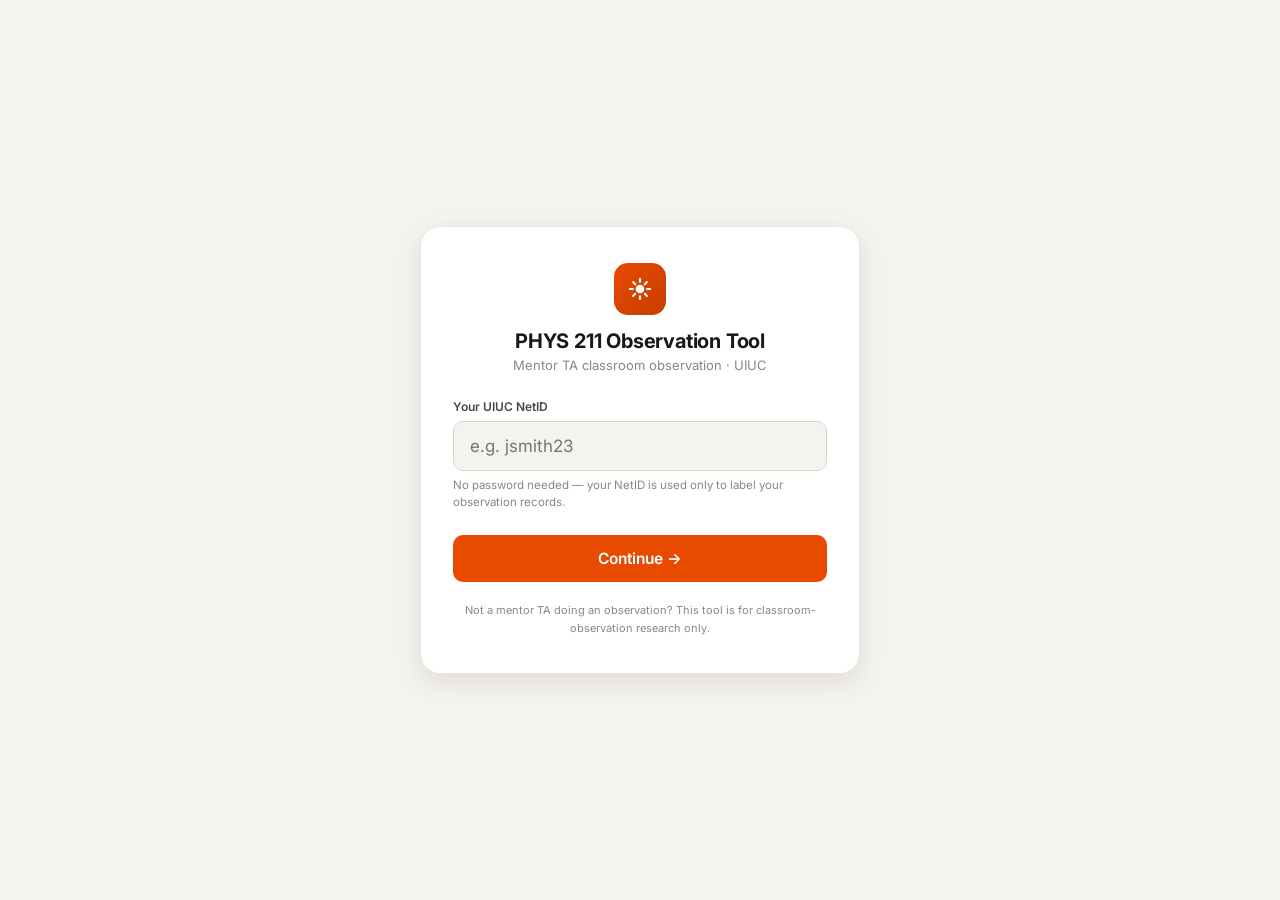
<file: index.html>
<!DOCTYPE html>
<html lang="en">
<head>
<meta charset="UTF-8">
<meta name="viewport" content="width=device-width, initial-scale=1.0, maximum-scale=1.0, user-scalable=no">
<title>PHYS 211 Observation Tool — UIUC</title>
<link rel="preconnect" href="https://fonts.googleapis.com">
<link href="https://fonts.googleapis.com/css2?family=Inter:wght@400;500;600;700&family=DM+Mono:wght@400;500&display=swap" rel="stylesheet">
<link rel="icon" href="data:image/svg+xml,%3Csvg xmlns='http://www.w3.org/2000/svg' viewBox='0 0 32 32'%3E%3Crect width='32' height='32' rx='8' fill='%23E84A00'/%3E%3Ccircle cx='16' cy='16' r='5' fill='white'/%3E%3C/svg%3E">
<link rel="stylesheet" href="css/styles.css">
</head>
<body>

<!-- ══════════════════════════════════════════════════════════════════════
     SCREEN 1 — NetID entry
     ══════════════════════════════════════════════════════════════════════ -->
<div class="screen" id="screen-netid">
  <div class="auth-card">
    <div class="auth-logo">
      <div class="logo-mark">
        <svg viewBox="0 0 18 18" fill="none" xmlns="http://www.w3.org/2000/svg">
          <circle cx="9" cy="9" r="3" fill="white"/>
          <path d="M9 2v2M9 14v2M2 9h2M14 9h2M4.22 4.22l1.42 1.42M12.36 12.36l1.42 1.42M4.22 13.78l1.42-1.42M12.36 5.64l1.42-1.42" stroke="white" stroke-width="1.5" stroke-linecap="round"/>
        </svg>
      </div>
      <div class="auth-title">PHYS 211 Observation Tool</div>
      <div class="auth-sub">Mentor TA classroom observation · UIUC</div>
    </div>

    <label class="form-label" for="netid-input">Your UIUC NetID</label>
    <input type="text" id="netid-input" class="form-input big" placeholder="e.g. jsmith23" autocomplete="off" autocapitalize="none" spellcheck="false">
    <div class="auth-hint">No password needed — your NetID is used only to label your observation records.</div>
    <div class="auth-error hidden" id="netid-error">Please enter your NetID to continue.</div>
    <button class="btn-primary big" onclick="submitNetID()">Continue →</button>

    <div class="auth-footer">
      Not a mentor TA doing an observation? This tool is for classroom-observation research only.
    </div>
  </div>
</div>

<!-- ══════════════════════════════════════════════════════════════════════
     SCREEN 2 — Session setup
     ══════════════════════════════════════════════════════════════════════ -->
<div class="screen hidden" id="screen-setup">
  <div class="setup-card">
    <div class="setup-header">
      <div>
        <div class="setup-eyebrow" id="setup-observer-label">Observer: —</div>
        <h1>New observation</h1>
        <p>Set up the session before you start watching the discussion.</p>
      </div>
      <button class="link-btn" onclick="switchUser()">Not you? Switch NetID</button>
    </div>

    <div class="form-grid">
      <div class="form-row">
        <label class="form-label">Discussion section</label>
        <select id="setup-section" class="form-input" onchange="onSectionChange()">
          <option value="">Select a section…</option>
        </select>
      </div>

      <div class="form-row">
        <label class="form-label">TA being observed</label>
        <input type="text" id="setup-ta-name" class="form-input" placeholder="Auto-fills from section" readonly>
      </div>

      <div class="form-row">
        <label class="form-label">Observation date</label>
        <input type="date" id="setup-date" class="form-input">
      </div>

      <div class="form-row">
        <label class="form-label">Number of tables in room</label>
        <div class="stepper">
          <button type="button" class="stepper-btn" onclick="stepTables(-1)">−</button>
          <input type="number" id="setup-table-count" class="stepper-input" value="6" min="2" max="16" readonly>
          <button type="button" class="stepper-btn" onclick="stepTables(1)">+</button>
        </div>
        <div class="field-hint">Typical PHYS 211 rooms have 6–8 tables. Adjust up or down to match this room.</div>
      </div>
    </div>

    <div class="setup-notice" id="setup-warning" style="display:none;"></div>

    <button class="btn-primary big" onclick="startObservation()">Start observation →</button>
  </div>
</div>

<!-- ══════════════════════════════════════════════════════════════════════
     SCREEN 3 — Observation workspace
     ══════════════════════════════════════════════════════════════════════ -->
<div class="screen hidden" id="screen-observe">

  <!-- Sticky top bar: session info, page switch, timer -->
  <div class="obs-topbar">
    <div class="obs-topbar-info">
      <div class="obs-topbar-title" id="obs-title">D2A · Grant Gallier</div>
      <div class="obs-topbar-sub" id="obs-sub">Observer jsmith23 · Sep 17, 2026</div>
    </div>
    <div class="obs-tabs">
      <button class="obs-tab active" data-page="observe" onclick="showObsPage('observe')">Observe</button>
      <button class="obs-tab" data-page="comments" onclick="showObsPage('comments')">Comments</button>
    </div>
    <div class="obs-timer-wrap">
      <div class="obs-timer" id="obs-timer">00:00</div>
    </div>
    <button class="btn-end" onclick="endObservation()">End &amp; Export</button>
  </div>

  <!-- PAGE 1: map + position log (left), checklist (right) -->
  <div class="obs-page" id="obs-page-observe">

    <div class="obs-left">
      <div class="panel-header">
        <div>
          <h2>Where is the TA right now?</h2>
          <p>Tap a table (or anywhere in its area), the podium, or the front of the room each time the TA moves. Drag the podium to match the room.</p>
        </div>
        <div class="table-controls">
          <button type="button" class="tbl-btn" onclick="stepTablesLive(-1)" aria-label="Remove a table">−</button>
          <span class="tbl-count"><input type="number" id="map-table-count" value="6" min="2" max="16" readonly> tables</span>
          <button type="button" class="tbl-btn add" onclick="stepTablesLive(1)">+ Add table</button>
        </div>
      </div>

      <div class="map-canvas-wrap">
        <div class="map-canvas" id="obs-canvas" onclick="logObsPosition(event)">
          <div class="map-front-label">FRONT OF ROOM / BOARD</div>
        </div>
      </div>

      <div class="map-log-wrap">
        <div class="map-log-header">
          <span id="obs-pos-count">0 positions logged</span>
          <button class="mini-btn" onclick="undoLastPosition()">Undo last</button>
        </div>
        <div class="map-log" id="obs-pos-log"></div>
      </div>
    </div>

    <div class="obs-right">
      <div class="panel-header">
        <div>
          <h2>Observation checklist</h2>
          <p>Check what the TA does well. Tap Note to add a comment. Unchecked = not observed.</p>
        </div>
        <div class="checklist-progress" id="checklist-progress">0 / 0 checked</div>
      </div>
      <div id="checklist-container"></div>
      <button class="btn-primary big next-btn" onclick="showObsPage('comments')">Next: Comments →</button>
    </div>

  </div>

  <!-- PAGE 2: qualitative comments -->
  <div class="comments-page hidden" id="obs-page-comments">
    <div class="comments-card">
      <div class="panel-header">
        <div>
          <h2>Qualitative comments</h2>
          <p>Reflect on the session you just observed. These are included in the exported CSV.</p>
        </div>
      </div>

      <div class="comment-block best">
        <label class="comment-label" for="obs-comment-best">What went best<span>Strengths, effective moments, things the TA should keep doing.</span></label>
        <textarea id="obs-comment-best" class="notes-textarea" placeholder="e.g. Great questioning at table 3, gave students time to think…"></textarea>
      </div>

      <div class="comment-block improve">
        <label class="comment-label" for="obs-comment-improve">What needs improvement<span>Specific things to work on, with examples if you can.</span></label>
        <textarea id="obs-comment-improve" class="notes-textarea" placeholder="e.g. Spent most of the time on the left side of the room…"></textarea>
      </div>

      <div class="comment-block">
        <label class="comment-label" for="obs-overall-comments">Additional comments <span>Optional — anything else about the session.</span></label>
        <textarea id="obs-overall-comments" class="notes-textarea" placeholder="Anything the checklist and prompts above didn't capture…"></textarea>
      </div>

      <div class="page-nav">
        <button class="btn-secondary big" onclick="showObsPage('observe')">← Back to observation</button>
        <button class="btn-primary big" onclick="endObservation()">End &amp; Export</button>
      </div>
    </div>
  </div>

</div>

<!-- Reminder shown by End & Export when the comments are still empty -->
<div class="modal-overlay hidden" id="comments-modal">
  <div class="modal-card" role="dialog" aria-modal="true" aria-labelledby="comments-modal-title">
    <h3 id="comments-modal-title">Add your comments before exporting?</h3>
    <p>The <strong>Comments</strong> page (what went best, what needs improvement) is easy to forget, and it's the most useful part of the observation for the TA.</p>
    <p class="modal-missing" id="comments-modal-missing"></p>
    <div class="modal-note">Short on time? You can export now and add comments later — open the CSV and fill in the <strong>QUALITATIVE COMMENTS</strong> section at the bottom.</div>
    <div class="modal-actions">
      <button class="btn-secondary big" onclick="exportWithoutComments()">Export without comments</button>
      <button class="btn-primary big" onclick="goToComments()">Go to Comments</button>
    </div>
  </div>
</div>

<!-- ══════════════════════════════════════════════════════════════════════
     SCREEN 4 — Done / export
     ══════════════════════════════════════════════════════════════════════ -->
<div class="screen hidden" id="screen-done">
  <div class="auth-card">
    <div class="done-check">
      <svg width="28" height="28" viewBox="0 0 16 16" fill="none" stroke="white" stroke-width="2" stroke-linecap="round"><path d="M2 8l4 4 8-8"/></svg>
    </div>
    <div class="auth-title">Observation complete</div>
    <div class="auth-sub" id="done-summary">—</div>

    <button class="btn-primary big" onclick="downloadCSVAgain()">⬇ Download CSV</button>
    <div class="done-ios-note hidden" id="done-ios-note">On iPad, the CSV downloads first — tap the button below to save the position map too.</div>
    <button class="btn-secondary big" id="done-png-btn" onclick="downloadImageAgain()">⬇ Download position map (PNG)</button>
    <button class="btn-secondary big" onclick="newObservation()">Start another observation</button>

    <div class="auth-footer">
      CSV includes checklist responses, qualitative comments, the table-position log, and total observation time. The PNG plots every logged position on the room map — dot size shows how long the TA stood there, dot color shows the order (red → purple). Save them to your Files app or email them to the research coordinator.
    </div>
  </div>
</div>

<script src="js/main.js"></script>
</body>
</html>
</file>
<file: css/styles.css>
/* ── Design tokens ─────────────────────────────────────────────────────── */
:root {
  --orange: #E84A00;
  --orange-lt: #FFF0EA;
  --orange-md: #FFD4C0;
  --blue: #13294B;
  --blue-lt: #E8EEF6;
  --blue-md: #C2D0E4;
  --sand: #F5F3EE;
  --sand-2: #EAE7E0;
  --sand-3: #D8D4CB;
  --white: #FFFFFF;
  --ink: #1A1814;
  --ink-2: #4A4740;
  --ink-3: #8A877E;
  --green: #1A6B3C;
  --green-lt: #E8F5EE;
  --red: #B3261E;
  --red-lt: #FBEAE9;
  --purple: #5B3FA6;
  --purple-lt: #F0ECFC;
  --purple-md: #C9BCF4;
  --sans: 'Inter', sans-serif;
  --mono: 'DM Mono', monospace;
  --radius: 14px;
  --radius-sm: 10px;
  --shadow: 0 1px 3px rgba(26,24,20,0.06), 0 1px 2px rgba(26,24,20,0.04);
  --shadow-md: 0 8px 24px rgba(26,24,20,0.10);
  --tap-min: 44px;
}

* { box-sizing: border-box; }
html, body { margin: 0; padding: 0; }
body {
  font-family: var(--sans);
  background: var(--sand);
  color: var(--ink);
  -webkit-font-smoothing: antialiased;
  -webkit-tap-highlight-color: transparent;
  touch-action: manipulation;
}
h1, h2, h3, p { margin: 0; }

.hidden { display: none !important; }

/* ── Screens ────────────────────────────────────────────────────────────── */
.screen {
  min-height: 100vh;
  min-height: 100dvh;
  width: 100%;
}

#screen-netid, #screen-setup, #screen-done {
  display: flex;
  align-items: center;
  justify-content: center;
  padding: 24px;
}

/* ── Auth / setup cards ────────────────────────────────────────────────── */
.auth-card, .setup-card {
  background: var(--white);
  border: 1px solid var(--sand-2);
  border-radius: 20px;
  box-shadow: var(--shadow-md);
  padding: 36px 32px;
  width: 100%;
  max-width: 440px;
}
.setup-card { max-width: 620px; }

.auth-logo { display: flex; flex-direction: column; align-items: center; text-align: center; margin-bottom: 26px; }
.logo-mark {
  width: 52px; height: 52px; border-radius: 14px;
  background: linear-gradient(135deg, var(--orange), #c73e00);
  display: flex; align-items: center; justify-content: center;
  margin-bottom: 14px;
}
.logo-mark svg { width: 26px; height: 26px; }
.auth-title { font-size: 20px; font-weight: 700; letter-spacing: -0.01em; color: var(--ink); }
.auth-sub { font-size: 13px; color: var(--ink-3); margin-top: 4px; text-align: center; }

.form-label { display: block; font-size: 12px; font-weight: 600; color: var(--ink-2); margin-bottom: 7px; }
.form-input {
  width: 100%;
  border: 1.5px solid var(--sand-3);
  border-radius: var(--radius-sm);
  padding: 12px 14px;
  font-size: 15px;
  font-family: var(--sans);
  color: var(--ink);
  background: var(--sand);
  outline: none;
  min-height: var(--tap-min);
  transition: border-color 0.15s, background 0.15s;
}
.form-input:focus { border-color: var(--orange); background: var(--white); }
.form-input.big { font-size: 17px; padding: 14px 16px; margin-bottom: 6px; }
.form-input[readonly] { background: var(--sand-2); color: var(--ink-2); }

.auth-hint { font-size: 11.5px; color: var(--ink-3); line-height: 1.5; margin-bottom: 18px; }
.auth-error { font-size: 12.5px; color: var(--red); background: var(--red-lt); border-radius: 8px; padding: 8px 12px; margin-bottom: 14px; }
.auth-footer { font-size: 11px; color: var(--ink-3); text-align: center; line-height: 1.6; margin-top: 20px; }

.btn-primary {
  width: 100%;
  background: var(--orange);
  color: #fff;
  border: none;
  border-radius: var(--radius-sm);
  font-family: var(--sans);
  font-weight: 600;
  cursor: pointer;
  min-height: var(--tap-min);
  transition: background 0.15s, transform 0.05s;
}
.btn-primary:active { transform: scale(0.98); }
.btn-primary:hover { background: #c73e00; }
.btn-primary.big { font-size: 15.5px; padding: 14px; margin-top: 6px; }

.btn-secondary {
  width: 100%;
  background: var(--white);
  color: var(--ink-2);
  border: 1.5px solid var(--sand-3);
  border-radius: var(--radius-sm);
  font-family: var(--sans);
  font-weight: 600;
  cursor: pointer;
  min-height: var(--tap-min);
  margin-top: 10px;
}
.btn-secondary.big { font-size: 14.5px; padding: 13px; }

.link-btn {
  background: none; border: none; cursor: pointer;
  font-family: var(--sans); font-size: 12.5px; font-weight: 600;
  color: var(--orange); padding: 8px;
}

.done-check {
  width: 52px; height: 52px; border-radius: 50%;
  background: var(--green);
  display: flex; align-items: center; justify-content: center;
  margin: 0 auto 16px;
}

/* ── Setup screen specifics ────────────────────────────────────────────── */
.setup-header { display: flex; align-items: flex-start; justify-content: space-between; gap: 12px; margin-bottom: 24px; }
.setup-eyebrow { font-size: 11px; font-family: var(--mono); color: var(--orange); font-weight: 600; letter-spacing: 0.03em; margin-bottom: 6px; }
.setup-header h1 { font-size: 22px; font-weight: 700; letter-spacing: -0.01em; }
.setup-header p { font-size: 12.5px; color: var(--ink-3); margin-top: 4px; }

.form-grid { display: grid; grid-template-columns: 1fr 1fr; gap: 18px; margin-bottom: 20px; }
.form-grid .form-row { display: flex; flex-direction: column; }

.field-hint { font-size: 11px; color: var(--ink-3); margin-top: 6px; line-height: 1.4; }

.stepper { display: flex; align-items: center; gap: 0; border: 1.5px solid var(--sand-3); border-radius: var(--radius-sm); overflow: hidden; width: fit-content; background: var(--sand); }
.stepper-btn {
  width: 44px; height: 44px; border: none; background: var(--white);
  font-size: 20px; font-weight: 600; color: var(--orange); cursor: pointer;
  display: flex; align-items: center; justify-content: center;
}
.stepper-btn:active { background: var(--orange-lt); }
.stepper-input {
  width: 52px; height: 44px; border: none; background: transparent; text-align: center;
  font-family: var(--mono); font-size: 16px; font-weight: 700; color: var(--ink);
}
.stepper.small .stepper-btn, .stepper.small .stepper-input { width: 36px; height: 36px; font-size: 15px; }

.setup-notice {
  background: var(--orange-lt); border: 1px solid var(--orange-md); border-radius: 10px;
  padding: 10px 14px; font-size: 12px; color: #8a3200; margin-bottom: 16px;
}

/* ── Observation workspace ─────────────────────────────────────────────── */
#screen-observe { display: flex; flex-direction: column; background: var(--sand); }

.obs-topbar {
  position: sticky; top: 0; z-index: 20;
  background: var(--blue); color: #fff;
  display: flex; align-items: center; gap: 16px;
  padding: 12px 20px;
  box-shadow: 0 2px 10px rgba(0,0,0,0.12);
}
.obs-topbar-info { flex: 1; min-width: 0; }
.obs-topbar-title { font-size: 15px; font-weight: 700; letter-spacing: -0.01em; white-space: nowrap; overflow: hidden; text-overflow: ellipsis; }
.obs-topbar-sub { font-size: 11px; color: rgba(255,255,255,0.65); font-family: var(--mono); margin-top: 2px; white-space: nowrap; overflow: hidden; text-overflow: ellipsis; }

.obs-timer-wrap { display: flex; align-items: center; gap: 10px; }
.obs-timer { font-family: var(--mono); font-size: 20px; font-weight: 700; letter-spacing: 0.02em; min-width: 68px; text-align: right; }

.btn-end {
  background: var(--orange); color: #fff; border: none; border-radius: 9px;
  font-family: var(--sans); font-size: 12.5px; font-weight: 700; padding: 11px 16px; cursor: pointer;
  white-space: nowrap; min-height: var(--tap-min);
}
.btn-end:active { background: #c73e00; }

/* Segmented page switch inside the top bar */
.obs-tabs { display: flex; gap: 2px; background: rgba(255,255,255,0.12); border-radius: 11px; padding: 3px; }
.obs-tab {
  background: none; border: none; cursor: pointer; font-family: var(--sans);
  font-size: 13px; font-weight: 600; color: rgba(255,255,255,0.78);
  padding: 0 16px; min-height: 40px; border-radius: 8px;
}
.obs-tab.active { background: #fff; color: var(--blue); }

/* Page 1: map + log (sticky, left) and compact checklist (right) */
.obs-page {
  flex: 1;
  display: grid; grid-template-columns: minmax(0, 1.25fr) minmax(0, 1fr); gap: 18px;
  padding: 16px 18px; align-items: start;
}
.obs-left {
  position: sticky; top: 80px;
  display: flex; flex-direction: column; gap: 8px;
  max-height: calc(100vh - 96px); max-height: calc(100dvh - 96px); overflow-y: auto;
}
.obs-right { min-width: 0; }
.obs-left .panel-header, .obs-right .panel-header { margin-bottom: 8px; align-items: center; }
.obs-left .panel-header { margin-bottom: 0; }
.obs-left .panel-header h2, .obs-right .panel-header h2 { font-size: 15px; }
.obs-left .panel-header p, .obs-right .panel-header p { font-size: 11.5px; margin-top: 2px; max-width: none; line-height: 1.4; }
.next-btn { margin: 12px 0 8px; }

/* Add / remove tables */
.table-controls { display: flex; align-items: center; gap: 8px; }
.tbl-btn {
  min-height: var(--tap-min); min-width: var(--tap-min); padding: 0 14px;
  background: var(--white); border: 1.5px solid var(--sand-3); border-radius: var(--radius-sm);
  font-family: var(--sans); font-size: 18px; font-weight: 700; color: var(--ink-2); cursor: pointer;
}
.tbl-btn.add { font-size: 13px; color: #fff; background: var(--orange); border-color: var(--orange); }
.tbl-btn:active { transform: scale(0.97); }
.tbl-count { font-size: 12px; color: var(--ink-3); font-weight: 600; white-space: nowrap; }
.tbl-count input { width: 28px; border: none; background: transparent; text-align: right; font-family: var(--mono); font-size: 15px; font-weight: 700; color: var(--ink); padding: 0; }

/* Page 2: qualitative comments */
.comments-page { flex: 1; padding: 20px; }
.comments-card { max-width: 820px; margin: 0 auto; }
.comment-block { margin-bottom: 18px; }
.comment-label { display: block; font-size: 15px; font-weight: 700; color: var(--ink); margin-bottom: 8px; }
.comment-label span { display: block; font-size: 12px; font-weight: 400; color: var(--ink-3); margin-top: 2px; }
.comment-block.best .comment-label { color: var(--green); }
.comment-block.improve .comment-label { color: var(--orange); }
.comment-block .notes-textarea { min-height: 150px; }
.page-nav { display: flex; gap: 12px; margin-top: 8px; }
.page-nav button { flex: 1; margin-top: 0; }

.panel-header { margin-bottom: 0; }
.obs-left .panel-header h2 { font-size: 15px; }
.obs-left .panel-header p { font-size: 11.5px; margin-top: 3px; }
.obs-comments-section { margin-top: 26px; }
.obs-comments-section .notes-textarea { min-height: 160px; }

.panel-header { display: flex; align-items: flex-end; justify-content: space-between; gap: 14px; margin-bottom: 16px; flex-wrap: wrap; }
.panel-header h2 { font-size: 17px; font-weight: 700; letter-spacing: -0.01em; }
.panel-header p { font-size: 12.5px; color: var(--ink-3); margin-top: 4px; max-width: 560px; line-height: 1.5; }
.panel-header-actions { display: flex; align-items: center; gap: 8px; }
.mini-label { font-size: 11px; color: var(--ink-3); font-weight: 600; }

.checklist-progress {
  font-size: 11px; font-family: var(--mono); font-weight: 600; color: var(--green);
  background: var(--green-lt); padding: 6px 12px; border-radius: 20px; white-space: nowrap;
}

/* ── Classroom map ──────────────────────────────────────────────────────── */
.map-canvas-wrap { display: flex; flex-direction: column; gap: 8px; }
.map-canvas {
  position: relative;
  background: var(--white);
  border: 2px dashed var(--sand-3);
  border-radius: var(--radius);
  height: clamp(300px, calc(100vh - 340px), 640px);
  height: clamp(300px, calc(100dvh - 340px), 640px);
  overflow: hidden;
  cursor: crosshair;
  touch-action: manipulation;
}
.map-front-label {
  position: absolute; top: 0; left: 0; right: 0; text-align: center;
  font-family: var(--mono); font-size: 10px; letter-spacing: 0.08em; color: var(--ink-3);
  background: var(--sand); padding: 6px 0; border-bottom: 1px solid var(--sand-2); pointer-events: none;
}

.map-table-node {
  position: absolute;
  background: var(--blue-lt);
  border: 2px solid var(--blue-md);
  border-radius: 10px;
  display: flex; flex-direction: column; align-items: center; justify-content: center;
  cursor: pointer;
  user-select: none;
  z-index: 2;
}
.map-table-node .t-label { font-size: 8px; font-weight: 700; color: var(--blue); font-family: var(--mono); letter-spacing: 0.05em; }
.map-table-node .t-num { font-size: 16px; font-weight: 700; color: var(--blue); font-family: var(--mono); }

/* Each table's area: grid cells whose solid borders divide the room */
.map-zone {
  position: absolute;
  background: #FAF9F6;
  border: 2px solid #8FA3C0;
  margin: -1px 0 0 -1px;                      /* neighbouring borders overlap into one line */
  cursor: pointer;
  z-index: 1;
}
.map-zone:active { background: var(--orange-lt); }

.map-landmark-node {
  position: absolute;
  background: var(--purple-lt);
  border: 2px solid var(--purple-md);
  border-radius: 8px;
  display: flex; align-items: center; justify-content: center;
  cursor: grab;
  user-select: none;
  touch-action: none;
  z-index: 3;
}
.map-landmark-node.podium { width: 92px; height: 46px; }
.map-landmark-node .lm-label {
  font-size: 9px; font-weight: 700; color: var(--purple); font-family: var(--mono);
  letter-spacing: 0.05em; text-align: center; line-height: 1.3; padding: 0 4px;
}

.map-dot {
  position: absolute;
  width: 16px; height: 16px;
  background: var(--orange);
  border-radius: 50%;
  border: 2px solid #fff;
  transform: translate(-50%, -50%);
  box-shadow: 0 1px 4px rgba(0,0,0,0.25);
  z-index: 10;
  pointer-events: none;
}
.map-dot .dot-num {
  position: absolute; top: -17px; left: 50%; transform: translateX(-50%);
  font-size: 9px; font-family: var(--mono); font-weight: 700; color: var(--orange); white-space: nowrap;
}

.map-log-wrap { background: var(--white); border: 1px solid var(--sand-2); border-radius: var(--radius); display: flex; flex-direction: column; overflow: hidden; height: 122px; flex-shrink: 0; }
.map-log-header { display: flex; align-items: center; justify-content: space-between; padding: 6px 12px; border-bottom: 1px solid var(--sand-2); font-size: 11.5px; color: var(--ink-3); font-family: var(--mono); }
.mini-btn { background: var(--sand); border: 1px solid var(--sand-2); border-radius: 7px; font-size: 11px; padding: 10px 12px; min-height: 40px; cursor: pointer; color: var(--ink-2); font-family: var(--sans); font-weight: 600; }
.map-log { flex: 1; overflow-y: auto; }
.map-log-row { padding: 7px 12px; border-bottom: 1px solid var(--sand-2); display: flex; gap: 8px; align-items: center; font-size: 12px; }
.map-log-time { font-family: var(--mono); color: var(--ink-3); font-size: 10px; min-width: 58px; }
.map-log-desc { color: var(--ink-2); flex: 1; }
.map-log-empty { padding: 16px; text-align: center; color: var(--ink-3); font-size: 12.5px; }

/* Done screen: iPad hint that the PNG needs its own tap */
.done-ios-note {
  background: var(--orange-lt); border: 1px solid var(--orange-md); color: var(--ink-2);
  border-radius: var(--radius-sm); padding: 10px 12px; font-size: 13px; line-height: 1.45; margin-top: 12px;
}

/* ── Comments reminder modal ───────────────────────────────────────────── */
.modal-overlay {
  position: fixed; inset: 0; z-index: 100;
  background: rgba(19,41,75,0.45);
  display: flex; align-items: center; justify-content: center; padding: 16px;
}
.modal-card {
  background: var(--white); border-radius: var(--radius); box-shadow: var(--shadow-md);
  max-width: 480px; width: 100%; padding: 24px;
}
.modal-card h3 { margin: 0 0 10px; font-size: 18px; font-weight: 700; }
.modal-card p { margin: 0 0 10px; font-size: 13.5px; color: var(--ink-2); line-height: 1.5; }
.modal-missing { color: var(--orange) !important; font-weight: 600; }
.modal-note {
  background: var(--sand); border: 1px solid var(--sand-2); border-radius: var(--radius-sm);
  padding: 10px 12px; font-size: 12.5px; color: var(--ink-2); line-height: 1.5; margin-bottom: 16px;
}
.modal-actions { display: flex; gap: 10px; }
.modal-actions button { flex: 1; margin-top: 0; }

/* ── Checklist (compact) ────────────────────────────────────────────────── */
.check-category { margin-bottom: 14px; }
.check-category-title {
  font-size: 11.5px; font-weight: 700; color: var(--blue); text-transform: uppercase;
  letter-spacing: 0.04em; margin-bottom: 6px; padding-bottom: 5px; border-bottom: 2px solid var(--blue-lt);
}
.check-item {
  background: var(--white); border: 1.5px solid var(--sand-2); border-radius: var(--radius-sm);
  padding: 0 6px 0 12px; margin-bottom: 5px; transition: border-color 0.15s, background 0.15s;
  display: flex; flex-wrap: wrap; align-items: center; gap: 6px;
}
.check-item.checked { border-color: var(--green); background: var(--green-lt); }
.check-item-row { flex: 1; min-width: 0; display: flex; align-items: center; gap: 10px; cursor: pointer; min-height: 46px; padding: 4px 0; }
.check-box {
  width: 24px; height: 24px; flex-shrink: 0; border-radius: 7px; border: 2px solid var(--sand-3);
  background: var(--white); display: flex; align-items: center; justify-content: center;
}
.check-item.checked .check-box { background: var(--green); border-color: var(--green); }
.check-item-text { font-size: 13px; color: var(--ink); line-height: 1.35; flex: 1; }
.note-btn {
  flex-shrink: 0; min-height: var(--tap-min); min-width: 52px; padding: 0 8px;
  background: none; border: none; cursor: pointer; font-family: var(--sans);
  font-size: 11.5px; font-weight: 700; color: var(--ink-3);
}
.note-btn.has-note { color: var(--orange); }
.note-btn.has-note::after { content: " ●"; font-size: 8px; vertical-align: middle; }
.check-comment {
  display: none; flex-basis: 100%; width: 100%; margin: 0 0 8px; border: 1px solid var(--sand-2); border-radius: 8px;
  padding: 9px 11px; font-size: 13px; font-family: var(--sans); color: var(--ink);
  background: var(--sand); outline: none; resize: vertical; min-height: 60px; line-height: 1.45;
}
.check-item.open .check-comment { display: block; }
.check-comment:focus { border-color: var(--orange-md); background: var(--white); }

/* ── Overall comments ───────────────────────────────────────────────────── */
.notes-textarea {
  width: 100%; min-height: 320px; border: 1.5px solid var(--sand-2); border-radius: var(--radius);
  padding: 16px; font-size: 14px; font-family: var(--sans); color: var(--ink);
  background: var(--white); outline: none; resize: vertical; line-height: 1.7;
}
.notes-textarea:focus { border-color: var(--orange-md); }

/* ── Responsive (tablet / phone) ───────────────────────────────────────── */
@media (max-width: 860px) {
  .form-grid { grid-template-columns: 1fr; }
  .obs-page { gap: 14px; padding: 12px; }
  .table-controls .tbl-btn.add { padding: 0 10px; }
}
@media (max-width: 700px) {
  .obs-page { grid-template-columns: 1fr; }
  .obs-left { position: static; max-height: none; overflow: visible; }
  .map-canvas { height: 360px; }
}
@media (max-width: 600px) {
  .obs-topbar { flex-wrap: wrap; }
  .obs-tabs { order: 2; flex: 1; }
  .obs-tab { flex: 1; }
  .btn-end { order: 3; width: 100%; }
  .page-nav { flex-direction: column; }
  .modal-actions { flex-direction: column; }
  .auth-card, .setup-card { padding: 26px 20px; }
}
</file>
